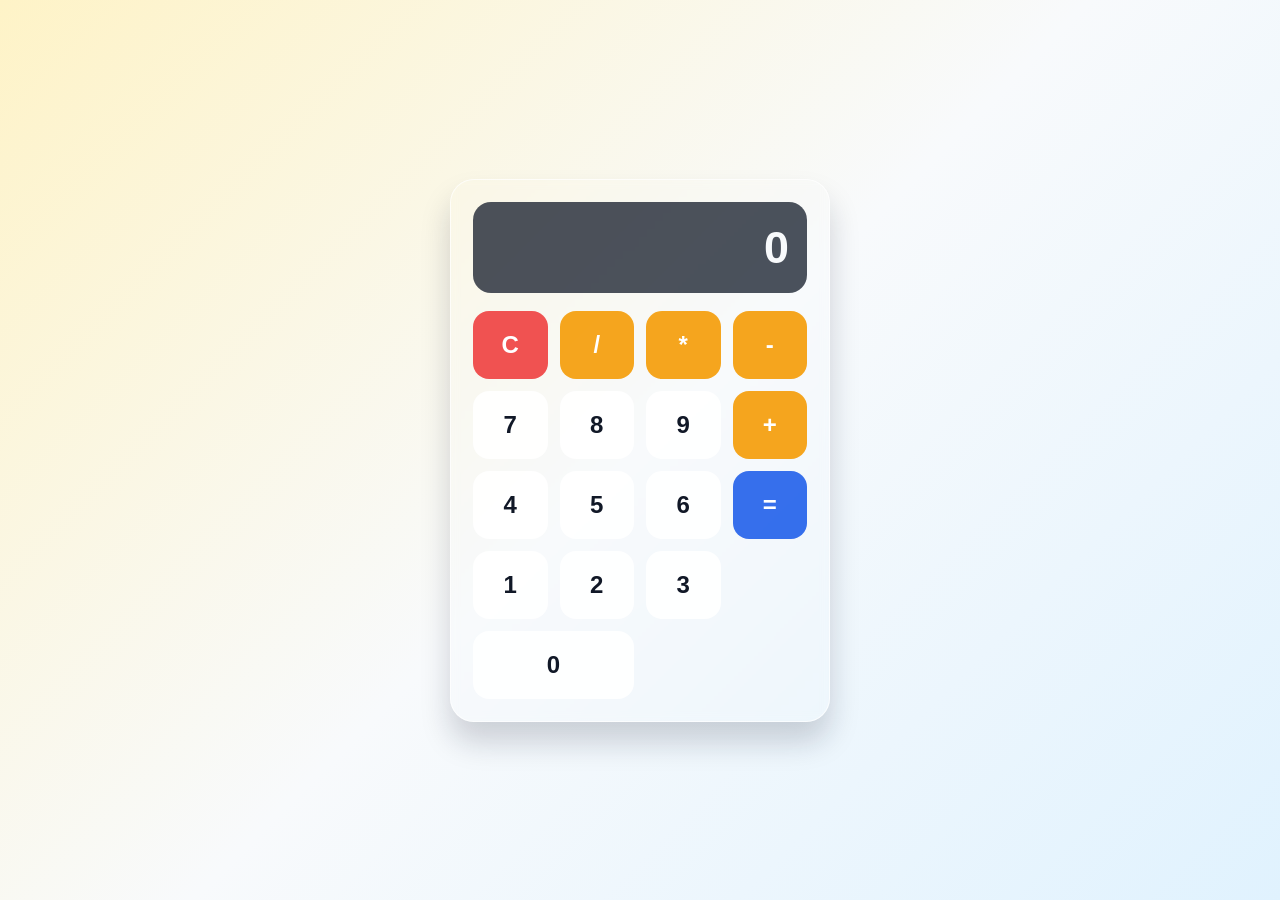
<file: mobile/2th/10rd/index.html>
<!DOCTYPE html> <!-- HTML5 문서 선언을 한다. -->
<html lang="ko"> <!-- 한국어 문서로 설정한다. -->
<head> <!-- 문서의 헤더 영역을 시작한다. -->
  <meta charset="UTF-8" /> <!-- 문자 인코딩을 UTF-8로 설정한다. -->
  <meta name="viewport" content="width=device-width, initial-scale=1.0" /> <!-- 모바일 화면 크기에 맞춘다. -->
  <title>간단 계산기</title> <!-- 브라우저 탭 제목을 설정한다. -->
  <link rel="stylesheet" href="css/style.css" /> <!-- 계산기 디자인 파일을 연결한다. -->
</head> <!-- 문서 헤더를 닫는다. -->
<body> <!-- 본문을 시작한다. -->
  <main class="calculator-wrap"> <!-- 계산기 전체 영역을 만든다. -->
    <section class="calculator"> <!-- 계산기 카드 영역을 만든다. -->
      <div id="display" class="display" aria-live="polite">0</div> <!-- 현재 계산 값을 보여주는 화면이다. -->
      <div class="button-grid"> <!-- 버튼을 배치하는 그리드 영역이다. -->
        <button type="button" class="button clear" data-action="clear" data-value="clear">C</button> <!-- 입력을 전부 지우는 버튼이다. -->
        <button type="button" class="button operator" data-action="operator" data-value="/">/</button> <!-- 나누기 연산 버튼이다. -->
        <button type="button" class="button operator" data-action="operator" data-value="*">*</button> <!-- 곱하기 연산 버튼이다. -->
        <button type="button" class="button operator" data-action="operator" data-value="-">-</button> <!-- 빼기 연산 버튼이다. -->
        <button type="button" class="button" data-action="number" data-value="7">7</button> <!-- 숫자 7 버튼이다. -->
        <button type="button" class="button" data-action="number" data-value="8">8</button> <!-- 숫자 8 버튼이다. -->
        <button type="button" class="button" data-action="number" data-value="9">9</button> <!-- 숫자 9 버튼이다. -->
        <button type="button" class="button operator" data-action="operator" data-value="+">+</button> <!-- 더하기 연산 버튼이다. -->
        <button type="button" class="button" data-action="number" data-value="4">4</button> <!-- 숫자 4 버튼이다. -->
        <button type="button" class="button" data-action="number" data-value="5">5</button> <!-- 숫자 5 버튼이다. -->
        <button type="button" class="button" data-action="number" data-value="6">6</button> <!-- 숫자 6 버튼이다. -->
        <button type="button" class="button equal" data-action="equal" data-value="=">=</button> <!-- 계산 결과를 보여주는 버튼이다. -->
        <button type="button" class="button" data-action="number" data-value="1">1</button> <!-- 숫자 1 버튼이다. -->
        <button type="button" class="button" data-action="number" data-value="2">2</button> <!-- 숫자 2 버튼이다. -->
        <button type="button" class="button" data-action="number" data-value="3">3</button> <!-- 숫자 3 버튼이다. -->
        <button type="button" class="button wide" data-action="number" data-value="0">0</button> <!-- 숫자 0 버튼이다. -->
      </div> <!-- 버튼 그리드를 닫는다. -->
    </section> <!-- 계산기 카드 영역을 닫는다. -->
  </main> <!-- 계산기 전체 영역을 닫는다. -->
  <script src="js/calculator.js"></script> <!-- 계산기 동작 로직을 연결한다. -->
</body> <!-- 본문을 닫는다. -->
</html> <!-- HTML 문서를 닫는다. -->
</file>
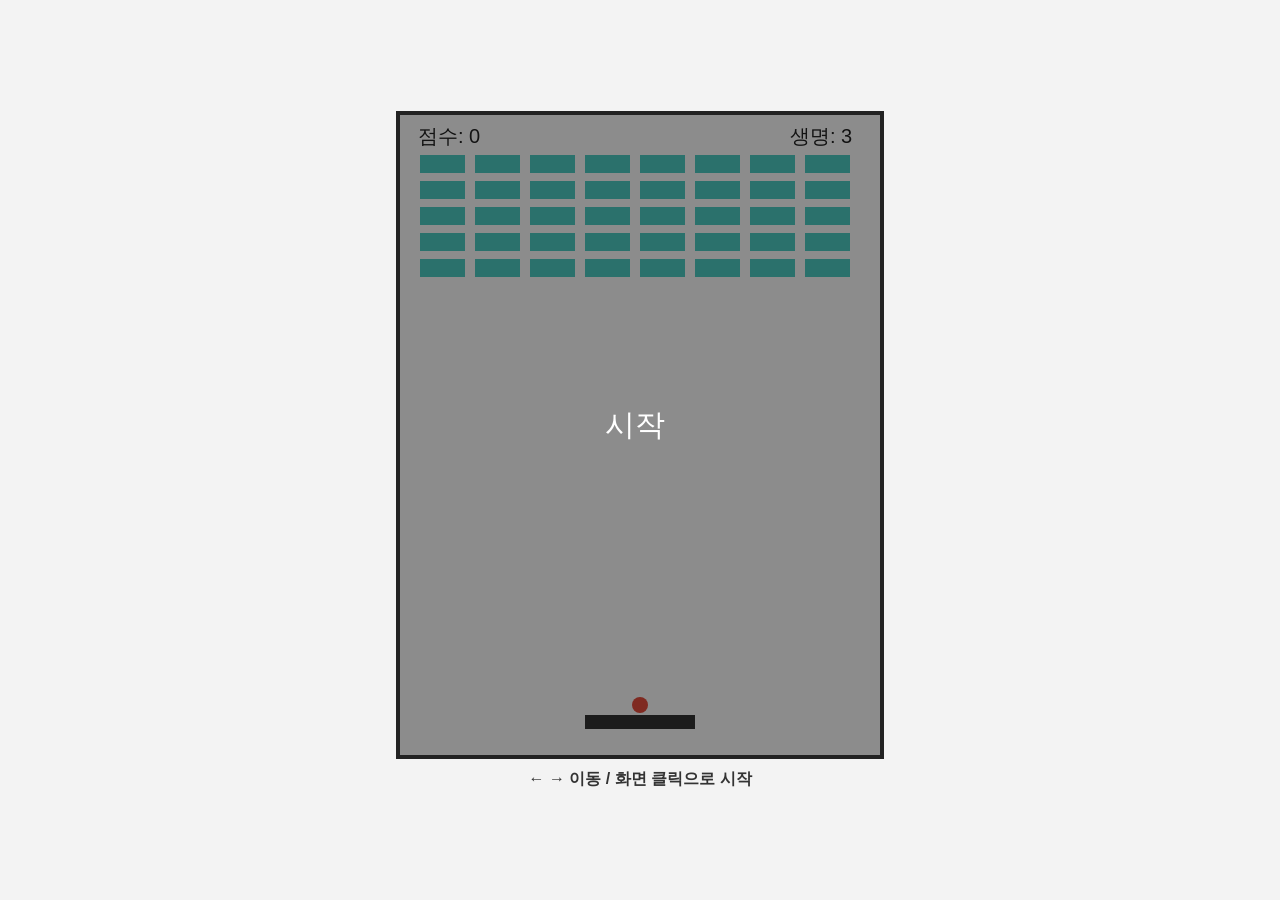
<file: Mobile_Arduino(3-grade)/9rd/9rd-1.html>
<!DOCTYPE html>
<html lang="ko">
<head>
  <meta charset="UTF-8" />
  <meta name="viewport" content="width=device-width, initial-scale=1.0" />
  <title>벽돌깨기</title>
  <style>
    /* 화면 중앙 배치 */
    body {
      margin: 0;
      display: grid;
      place-items: center;
      height: 100vh;
      background: #f3f3f3;
      font-family: Arial, sans-serif;
    }

    /* 캔버스 스타일 */
    canvas {
      display: block;
      background: #fff;
      border: 4px solid #222;
    }

    /* 설명 문구 */
    .info {
      margin-top: 10px;
      text-align: center;
      font-size: 16px;
      font-weight: bold;
      color: #333;
    }
  </style>
</head>
<body>
  <div>
    <canvas id="game" width="480" height="640"></canvas>
    <div class="info">← → 이동 / 화면 클릭으로 시작</div>
  </div>

  <script>
    // 캔버스와 2D 그래픽 도구를 연결
    const canvas = document.getElementById('game');
    const ctx = canvas.getContext('2d');

    // 게임 상태 변수
    let running = false; // 게임이 진행 중인지 여부
    let score = 0;       // 점수
    let lives = 3;       // 남은 목숨
    let keys = { left: false, right: false }; // 키 입력 상태

    // 패들(공을 막는 막대기)
    const paddle = {
      x: 185,
      y: 600,
      w: 110,
      h: 14,
      speed: 7
    };

    // 공 객체
    const ball = {
      x: 240,
      y: 420,
      r: 8,
      vx: 4,
      vy: -4
    };

    // 벽돌 배열
    const bricks = [];

    // 벽돌을 처음 만들거나 다시 만드는 함수
    function makeBricks() {
      bricks.length = 0;

      for (let row = 0; row < 5; row++) {
        for (let col = 0; col < 8; col++) {
          bricks.push({
            x: 20 + col * 55,
            y: 40 + row * 26,
            w: 45,
            h: 18,
            live: true
          });
        }
      }
    }

    // 공 위치를 패들 위로 다시 초기화하는 함수
    function resetBall() {
      ball.x = paddle.x + paddle.w / 2;
      ball.y = paddle.y - ball.r - 2;
      ball.vx = (Math.random() < 0.5 ? -1 : 1) * 4;
      ball.vy = -4;
    }

    // 게임 로직을 갱신하는 함수
    function update() {
      if (!running) return;

      // 패들 이동
      if (keys.left) paddle.x -= paddle.speed;
      if (keys.right) paddle.x += paddle.speed;
      paddle.x = Math.max(0, Math.min(canvas.width - paddle.w, paddle.x));

      // 공 이동
      ball.x += ball.vx;
      ball.y += ball.vy;

      // 벽과 충돌 처리
      if (ball.x - ball.r < 0 || ball.x + ball.r > canvas.width) {
        ball.vx *= -1;
      }

      if (ball.y - ball.r < 0) {
        ball.vy *= -1;
      }

      // 바닥을 지나가면 목숨 감소
      if (ball.y + ball.r > canvas.height) {
        lives -= 1;

        if (lives <= 0) {
          alert('게임 오버!');
          score = 0;
          lives = 3;
          makeBricks();
          resetBall();
          running = false;
          return;
        }

        resetBall();
        return;
      }

      // 패들과 충돌 처리
      if (
        ball.x > paddle.x &&
        ball.x < paddle.x + paddle.w &&
        ball.y + ball.r > paddle.y &&
        ball.y < paddle.y + paddle.h
      ) {
        ball.vy = -Math.abs(ball.vy);
        ball.vx += (ball.x - (paddle.x + paddle.w / 2)) * 0.08;
      }

      // 벽돌과 충돌 처리
      for (const brick of bricks) {
        if (!brick.live) continue;

        if (
          ball.x > brick.x &&
          ball.x < brick.x + brick.w &&
          ball.y > brick.y &&
          ball.y < brick.y + brick.h
        ) {
          brick.live = false;
          ball.vy *= -1;
          score += 1;

          if (score === bricks.length) {
            alert('승리!');
            score = 0;
            makeBricks();
            resetBall();
            running = false;
          }
          break;
        }
      }
    }

    // 화면을 그리는 함수
    function draw() {
      ctx.clearRect(0, 0, canvas.width, canvas.height);

      // 패들 그리기
      ctx.fillStyle = '#333';
      ctx.fillRect(paddle.x, paddle.y, paddle.w, paddle.h);

      // 공 그리기
      ctx.beginPath();
      ctx.arc(ball.x, ball.y, ball.r, 0, Math.PI * 2);
      ctx.fillStyle = '#e74c3c';
      ctx.fill();

      // 벽돌 그리기
      for (const brick of bricks) {
        if (!brick.live) continue;
        ctx.fillStyle = '#4ecdc4';
        ctx.fillRect(brick.x, brick.y, brick.w, brick.h);
      }

      // 점수와 목숨 표시
      ctx.fillStyle = '#222';
      ctx.font = '20px sans-serif';
      ctx.fillText('점수: ' + score, 18, 28);
      ctx.fillText('생명: ' + lives, 390, 28);

      // 게임이 멈췄을 때 시작 화면 표시
      if (!running) {
        ctx.fillStyle = 'rgba(0,0,0,0.45)';
        ctx.fillRect(0, 0, canvas.width, canvas.height);
        ctx.fillStyle = '#fff';
        ctx.font = '30px sans-serif';
        ctx.fillText('시작', 205, 320);
      }
    }

    // 게임 루프: 계속 update와 draw를 반복
    function loop() {
      update();
      draw();
      requestAnimationFrame(loop);
    }

    // 키 입력 처리
    document.addEventListener('keydown', (e) => {
      if (e.key === 'ArrowLeft') keys.left = true;
      if (e.key === 'ArrowRight') keys.right = true;
    });

    document.addEventListener('keyup', (e) => {
      if (e.key === 'ArrowLeft') keys.left = false;
      if (e.key === 'ArrowRight') keys.right = false;
    });

    // 화면 클릭 시 게임 시작
    canvas.addEventListener('click', () => {
      running = true;
    });

    // 게임 처음 시작 준비
    makeBricks();
    resetBall();
    loop();
  </script>
</body>
</html>
</file>
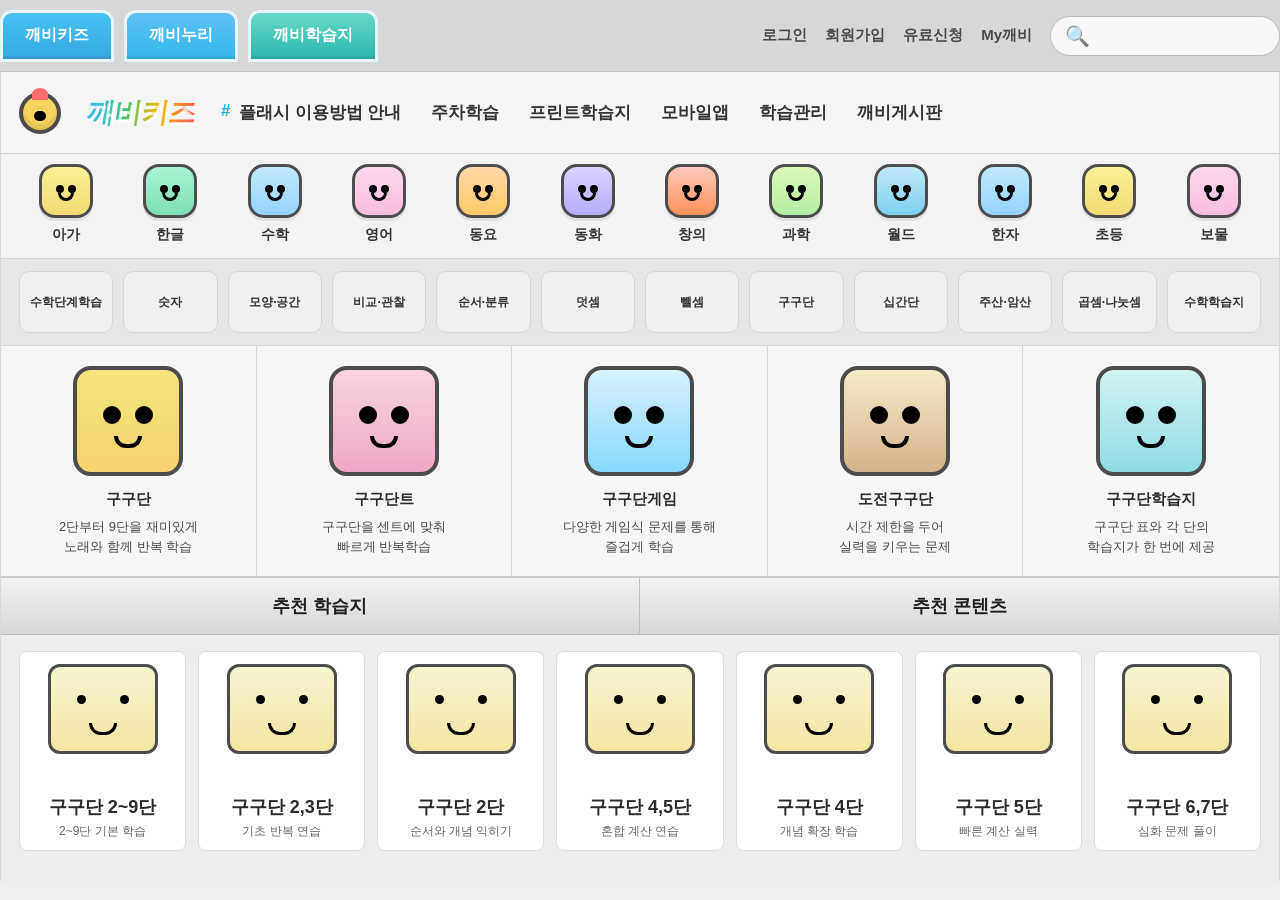
<file: Mobile_Arduino(3-grade)/9rd/gugudan.html>
<!DOCTYPE html>
<html lang="ko">
<head>
  <meta charset="UTF-8" />
  <meta name="viewport" content="width=device-width, initial-scale=1.0" />
  <title>깨비키즈</title>
  <style>
    * { box-sizing: border-box; }
    body {
      margin: 0;
      background: #ebebeb;
      font-family: "Malgun Gothic", "Apple SD Gothic Neo", sans-serif;
      color: #222;
    }

    .page {
      width: 100%;
      min-height: 100vh;
      background: #efefef;
    }

    .topbar {
      background: #d7d7d7;
      border-bottom: 1px solid #c3c3c3;
      height: 72px;
      display: flex;
      align-items: center;
      justify-content: center;
    }

    .top-inner {
      width: 1280px;
      display: flex;
      align-items: center;
      justify-content: space-between;
      gap: 20px;
    }

    .menu-left {
      display: flex;
      align-items: center;
      gap: 10px;
    }

    .menu-btn {
      background: linear-gradient(#47c2f5, #36a9e1);
      border: 3px solid #e9f5ff;
      border-radius: 12px 12px 0 0;
      color: white;
      font-weight: 900;
      font-size: 16px;
      height: 52px;
      padding: 0 22px;
      box-shadow: inset 0 -3px 0 rgba(0,0,0,0.08);
      cursor: pointer;
    }

    .menu-btn:nth-child(2) { background: linear-gradient(#5ec0f6, #32b9ea); }
    .menu-btn:nth-child(3) { background: linear-gradient(#68d7c5, #29b9ae); }

    .brand-mark {
      width: 42px;
      height: 42px;
      border-radius: 50%;
      background: #f5d35d;
      border: 4px solid #4b4b4b;
      position: relative;
      box-shadow: inset 0 -6px 0 rgba(0,0,0,0.06);
      margin-right: 8px;
    }

    .brand-mark::before,
    .brand-mark::after {
      content: "";
      position: absolute;
      width: 10px;
      height: 10px;
      border-radius: 50%;
      background: #000;
      top: 15px;
    }
    .brand-mark::before { left: 11px; }
    .brand-mark::after { right: 11px; }

    .brand-ribbon {
      width: 16px;
      height: 12px;
      background: #ff6b6b;
      border-radius: 50% 50% 0 0;
      position: absolute;
      left: 50%;
      transform: translateX(-50%);
      top: -8px;
    }

    .user-box {
      display: flex;
      align-items: center;
      gap: 18px;
      font-size: 15px;
      color: #4b4b4b;
      font-weight: 700;
    }

    .search {
      width: 230px;
      height: 40px;
      border: 1px solid #bcbcbc;
      background: rgba(255,255,255,0.8);
      border-radius: 23px;
      display: flex;
      align-items: center;
      padding: 0 14px;
    }

    .search input {
      border: none;
      background: transparent;
      outline: none;
      width: 100%;
      font-size: 15px;
    }

    .search::after {
      content: "🔍";
      font-size: 20px;
      opacity: 0.8;
    }

    .main-shell {
      width: 1280px;
      margin: 0 auto;
      background: #f4f5f5;
      border-left: 1px solid #d8d8d8;
      border-right: 1px solid #d8d8d8;
    }

    .nav-row {
      display: flex;
      align-items: center;
      height: 82px;
      padding: 0 18px;
      background: #f5f5f5;
      gap: 18px;
      border-bottom: 1px solid #d3d3d3;
    }

    .logo {
      font-size: 28px;
      font-weight: 900;
      letter-spacing: -1px;
      background: linear-gradient(90deg, #3fbdff, #3cc17d, #ffbb00, #ff5a5a);
      -webkit-background-clip: text;
      background-clip: text;
      color: transparent;
      text-shadow: 3px 3px 0 rgba(255,255,255,0.7);
      transform: skewX(-8deg);
      display: inline-block;
      margin-right: 8px;
    }

    .nav-links {
      display: flex;
      align-items: center;
      flex: 1;
      gap: 30px;
      font-size: 17px;
      font-weight: 700;
      color: #333;
    }

    .nav-links .tag {
      position: relative;
      padding-left: 18px;
    }

    .nav-links .tag::before {
      content: "#";
      position: absolute;
      left: 0;
      color: #1ab9d6;
    }

    .lesson-strip {
      display: grid;
      grid-template-columns: repeat(12, minmax(0, 1fr));
      gap: 10px;
      background: #f3f3f3;
      padding: 10px 18px 14px;
      border-bottom: 1px solid #d5d5d5;
    }

    .lesson-item {
      text-align: center;
      font-size: 14px;
      color: #333;
      font-weight: 700;
      display: flex;
      flex-direction: column;
      align-items: center;
      gap: 8px;
    }

    .avatar {
      width: 54px;
      height: 54px;
      border-radius: 16px;
      border: 3px solid #4d4d4d;
      background: linear-gradient(180deg, #c4f3c0, #9ce0f0);
      position: relative;
      box-shadow: 0 3px 0 rgba(0,0,0,0.08);
    }

    .avatar::before, .avatar::after {
      content: "";
      position: absolute;
      width: 8px;
      height: 8px;
      background: #000;
      border-radius: 50%;
      top: 18px;
    }
    .avatar::before { left: 14px; }
    .avatar::after { right: 14px; }

    .avatar .smile {
      position: absolute;
      left: 50%;
      bottom: 14px;
      transform: translateX(-50%);
      width: 16px;
      height: 8px;
      border: 3px solid #000;
      border-top: none;
      border-radius: 0 0 12px 12px;
    }

    .item-yellow { background: linear-gradient(180deg, #f9f198, #f1db76); }
    .item-green { background: linear-gradient(180deg, #a7f3d3, #7ee0b4); }
    .item-sky { background: linear-gradient(180deg, #bfe8ff, #94d4ff); }
    .item-pink { background: linear-gradient(180deg, #ffd7ec, #f8bde0); }
    .item-orange { background: linear-gradient(180deg, #ffd8a8, #ffc96a); }
    .item-purple { background: linear-gradient(180deg, #d9d3ff, #b7adff); }
    .item-red { background: linear-gradient(180deg, #ffc9b9, #ff915c); }
    .item-lime { background: linear-gradient(180deg, #dcf9b7, #b5eca3); }
    .item-blue { background: linear-gradient(180deg, #bfe8f8, #7dd0f1); }

    .utility-bar {
      display: grid;
      grid-template-columns: repeat(12, minmax(0, 1fr));
      gap: 10px;
      padding: 12px 18px;
      background: #e7e7e7;
      border-bottom: 1px solid #d4d4d4;
    }

    .tool {
      min-height: 62px;
      background: #f0f0f0;
      border-radius: 10px;
      border: 1px solid #d6d6d6;
      display: flex;
      align-items: center;
      justify-content: center;
      font-weight: 700;
      font-size: 12px;
      text-align: center;
      color: #333;
      padding: 6px;
    }

    .tool-square {
      width: 56px;
      height: 56px;
      border-radius: 14px;
      border: 3px solid #4d4d4d;
      background: linear-gradient(180deg, #f7f7f7, #dfeaf6);
      position: relative;
      margin: 0 auto 6px;
    }

    .tool-square::before {
      content: "";
      position: absolute;
      width: 20px;
      height: 20px;
      border: 3px solid #4d4d4d;
      border-radius: 50%;
      left: 50%;
      top: 50%;
      transform: translate(-50%, -50%);
    }

    .feature-row {
      display: grid;
      grid-template-columns: repeat(5, 1fr);
      gap: 0;
      background: #f2f2f2;
      border-bottom: 1px solid #cfcfcf;
    }

    .feature-card {
      min-height: 190px;
      border-right: 1px solid #d6d6d6;
      background: rgba(255,255,255,0.3);
      display: flex;
      flex-direction: column;
      align-items: center;
      justify-content: center;
      padding: 20px 16px;
      text-align: center;
    }

    .feature-card:last-child { border-right: none; }

    .feature-illus {
      width: 110px;
      height: 110px;
      border-radius: 18px;
      border: 4px solid #4c4c4c;
      background: linear-gradient(180deg, #f5e57e, #f6d26e);
      position: relative;
      margin-bottom: 14px;
    }

    .feature-illus::before,
    .feature-illus::after {
      content: "";
      position: absolute;
      width: 18px;
      height: 18px;
      background: #000;
      border-radius: 50%;
      top: 36px;
    }
    .feature-illus::before { left: 26px; }
    .feature-illus::after { right: 26px; }

    .feature-illus .smile {
      position: absolute;
      left: 50%;
      bottom: 24px;
      width: 28px;
      height: 12px;
      border: 4px solid #000;
      border-top: none;
      border-radius: 0 0 28px 28px;
      transform: translateX(-50%);
    }

    .feature-card h3 {
      font-size: 15px;
      margin: 0 0 8px;
      color: #2c2c2c;
    }

    .feature-card p {
      margin: 0;
      font-size: 13px;
      line-height: 1.5;
      color: #4a4a4a;
    }

    .feature-card:nth-child(2) .feature-illus { background: linear-gradient(180deg, #f8d5de, #f0a7c7); }
    .feature-card:nth-child(3) .feature-illus { background: linear-gradient(180deg, #d9f2ff, #86d9ff); }
    .feature-card:nth-child(4) .feature-illus { background: linear-gradient(180deg, #f5ebc9, #d4b48b); }
    .feature-card:nth-child(5) .feature-illus { background: linear-gradient(180deg, #d1f4f2, #8edce2); }

    .bottom-section {
      background: #ededed;
      padding: 0 0 30px;
    }

    .split-head {
      display: grid;
      grid-template-columns: 1fr 1fr;
      background: #d8d8d8;
      border-top: 1px solid #c8c8c8;
      border-bottom: 1px solid #bbbbbb;
      text-align: center;
      font-weight: 900;
      font-size: 18px;
      color: #1f1f1f;
    }

    .split-head > div {
      padding: 16px 0;
      background: linear-gradient(180deg, #f2f2f2, #d7d7d7);
    }

    .split-head > div:first-child {
      border-right: 1px solid #bfbfbf;
    }

    .card-grid {
      display: grid;
      grid-template-columns: repeat(7, minmax(0, 1fr));
      gap: 12px;
      padding: 16px 18px 0;
    }

    .mini-card {
      background: #ffffff;
      border: 1px solid #dcdcdc;
      border-radius: 8px;
      padding: 12px 8px 10px;
      text-align: center;
      min-height: 200px;
      display: flex;
      flex-direction: column;
      align-items: center;
      justify-content: space-between;
    }

    .mini-figure {
      width: 110px;
      height: 90px;
      border-radius: 12px;
      border: 3px solid #4c4c4c;
      background: linear-gradient(180deg, #f6f3d0, #f4e7a2);
      position: relative;
      margin-bottom: 10px;
    }

    .mini-figure::before,
    .mini-figure::after {
      content: "";
      position: absolute;
      width: 9px;
      height: 9px;
      background: #000;
      border-radius: 50%;
      top: 28px;
    }
    .mini-figure::before { left: 26px; }
    .mini-figure::after { right: 26px; }

    .mini-figure .smile {
      position: absolute;
      left: 50%;
      bottom: 16px;
      width: 28px;
      height: 12px;
      border: 3px solid #000;
      border-top: none;
      border-radius: 0 0 20px 20px;
      transform: translateX(-50%);
    }

    .mini-card h4 {
      margin: 0 0 4px;
      font-size: 18px;
      color: #2a2a2a;
    }

    .mini-card p {
      font-size: 12px;
      color: #666;
      margin: 0;
      line-height: 1.4;
    }

    @media (max-width: 1200px) {
      .top-inner,
      .main-shell { width: 100%; }
      .lesson-strip { grid-template-columns: repeat(6, minmax(0, 1fr)); }
      .feature-row { grid-template-columns: repeat(3, 1fr); }
      .card-grid { grid-template-columns: repeat(3, minmax(0, 1fr)); }
    }

    @media (max-width: 720px) {
      .topbar { height: auto; }
      .top-inner { flex-wrap: wrap; padding: 10px 12px; }
      .menu-left { width: 100%; justify-content: center; }
      .user-box { width: 100%; justify-content: center; }
      .nav-row { flex-wrap: wrap; height: auto; padding: 14px 12px; }
      .nav-links { flex-wrap: wrap; gap: 10px 16px; }
      .lesson-strip { grid-template-columns: repeat(3, minmax(0, 1fr)); }
      .utility-bar { grid-template-columns: repeat(3, minmax(0, 1fr)); }
      .feature-row { grid-template-columns: repeat(2, 1fr); }
      .card-grid { grid-template-columns: repeat(2, minmax(0, 1fr)); }
    }
  </style>
</head>
<body>
  <div class="page">
    <header class="topbar">
      <div class="top-inner">
        <div class="menu-left">
          <button class="menu-btn">깨비키즈</button>
          <button class="menu-btn">깨비누리</button>
          <button class="menu-btn">깨비학습지</button>
        </div>

        <div class="user-box">
          <span>로그인</span>
          <span>회원가입</span>
          <span>유료신청</span>
          <span>My깨비</span>
          <div class="search" aria-label="검색"></div>
        </div>
      </div>
    </header>

    <div class="main-shell">
      <div class="nav-row">
        <div class="brand-mark" aria-hidden="true">
          <span class="brand-ribbon"></span>
        </div>
        <div class="logo">깨비키즈</div>
        <div class="nav-links">
          <span class="tag">플래시 이용방법 안내</span>
          <span>주차학습</span>
          <span>프린트학습지</span>
          <span>모바일앱</span>
          <span>학습관리</span>
          <span>깨비게시판</span>
        </div>
      </div>

      <div class="lesson-strip">
        <div class="lesson-item"><div class="avatar item-yellow"><div class="smile"></div></div>아가</div>
        <div class="lesson-item"><div class="avatar item-green"><div class="smile"></div></div>한글</div>
        <div class="lesson-item"><div class="avatar item-sky"><div class="smile"></div></div>수학</div>
        <div class="lesson-item"><div class="avatar item-pink"><div class="smile"></div></div>영어</div>
        <div class="lesson-item"><div class="avatar item-orange"><div class="smile"></div></div>동요</div>
        <div class="lesson-item"><div class="avatar item-purple"><div class="smile"></div></div>동화</div>
        <div class="lesson-item"><div class="avatar item-red"><div class="smile"></div></div>창의</div>
        <div class="lesson-item"><div class="avatar item-lime"><div class="smile"></div></div>과학</div>
        <div class="lesson-item"><div class="avatar item-blue"><div class="smile"></div></div>월드</div>
        <div class="lesson-item"><div class="avatar item-sky"><div class="smile"></div></div>한자</div>
        <div class="lesson-item"><div class="avatar item-yellow"><div class="smile"></div></div>초등</div>
        <div class="lesson-item"><div class="avatar item-pink"><div class="smile"></div></div>보물</div>
      </div>

      <div class="utility-bar">
        <div class="tool"><span>수학단계학습</span></div>
        <div class="tool"><span>숫자</span></div>
        <div class="tool"><span>모양·공간</span></div>
        <div class="tool"><span>비교·관찰</span></div>
        <div class="tool"><span>순서·분류</span></div>
        <div class="tool"><span>덧셈</span></div>
        <div class="tool"><span>뺄셈</span></div>
        <div class="tool"><span>구구단</span></div>
        <div class="tool"><span>십간단</span></div>
        <div class="tool"><span>주산·암산</span></div>
        <div class="tool"><span>곱셈·나눗셈</span></div>
        <div class="tool"><span>수학학습지</span></div>
      </div>

      <div class="feature-row">
        <div class="feature-card">
          <div class="feature-illus"><div class="smile"></div></div>
          <h3>구구단</h3>
          <p>2단부터 9단을 재미있게<br>노래와 함께 반복 학습</p>
        </div>
        <div class="feature-card">
          <div class="feature-illus"><div class="smile"></div></div>
          <h3>구구단트</h3>
          <p>구구단을 센트에 맞춰<br>빠르게 반복학습</p>
        </div>
        <div class="feature-card">
          <div class="feature-illus"><div class="smile"></div></div>
          <h3>구구단게임</h3>
          <p>다양한 게임식 문제를 통해<br>즐겁게 학습</p>
        </div>
        <div class="feature-card">
          <div class="feature-illus"><div class="smile"></div></div>
          <h3>도전구구단</h3>
          <p>시간 제한을 두어<br>실력을 키우는 문제</p>
        </div>
        <div class="feature-card">
          <div class="feature-illus"><div class="smile"></div></div>
          <h3>구구단학습지</h3>
          <p>구구단 표와 각 단의<br>학습지가 한 번에 제공</p>
        </div>
      </div>

      <div class="bottom-section">
        <div class="split-head">
          <div>추천 학습지</div>
          <div>추천 콘텐츠</div>
        </div>

        <div class="card-grid">
          <div class="mini-card">
            <div class="mini-figure"><div class="smile"></div></div>
            <div>
              <h4>구구단 2~9단</h4>
              <p>2~9단 기본 학습</p>
            </div>
          </div>
          <div class="mini-card">
            <div class="mini-figure"><div class="smile"></div></div>
            <div>
              <h4>구구단 2,3단</h4>
              <p>기초 반복 연습</p>
            </div>
          </div>
          <div class="mini-card">
            <div class="mini-figure"><div class="smile"></div></div>
            <div>
              <h4>구구단 2단</h4>
              <p>순서와 개념 익히기</p>
            </div>
          </div>
          <div class="mini-card">
            <div class="mini-figure"><div class="smile"></div></div>
            <div>
              <h4>구구단 4,5단</h4>
              <p>혼합 계산 연습</p>
            </div>
          </div>
          <div class="mini-card">
            <div class="mini-figure"><div class="smile"></div></div>
            <div>
              <h4>구구단 4단</h4>
              <p>개념 확장 학습</p>
            </div>
          </div>
          <div class="mini-card">
            <div class="mini-figure"><div class="smile"></div></div>
            <div>
              <h4>구구단 5단</h4>
              <p>빠른 계산 실력</p>
            </div>
          </div>
          <div class="mini-card">
            <div class="mini-figure"><div class="smile"></div></div>
            <div>
              <h4>구구단 6,7단</h4>
              <p>심화 문제 풀이</p>
            </div>
          </div>
        </div>
      </div>
    </div>
  </div>
</body>
</html>
</file>
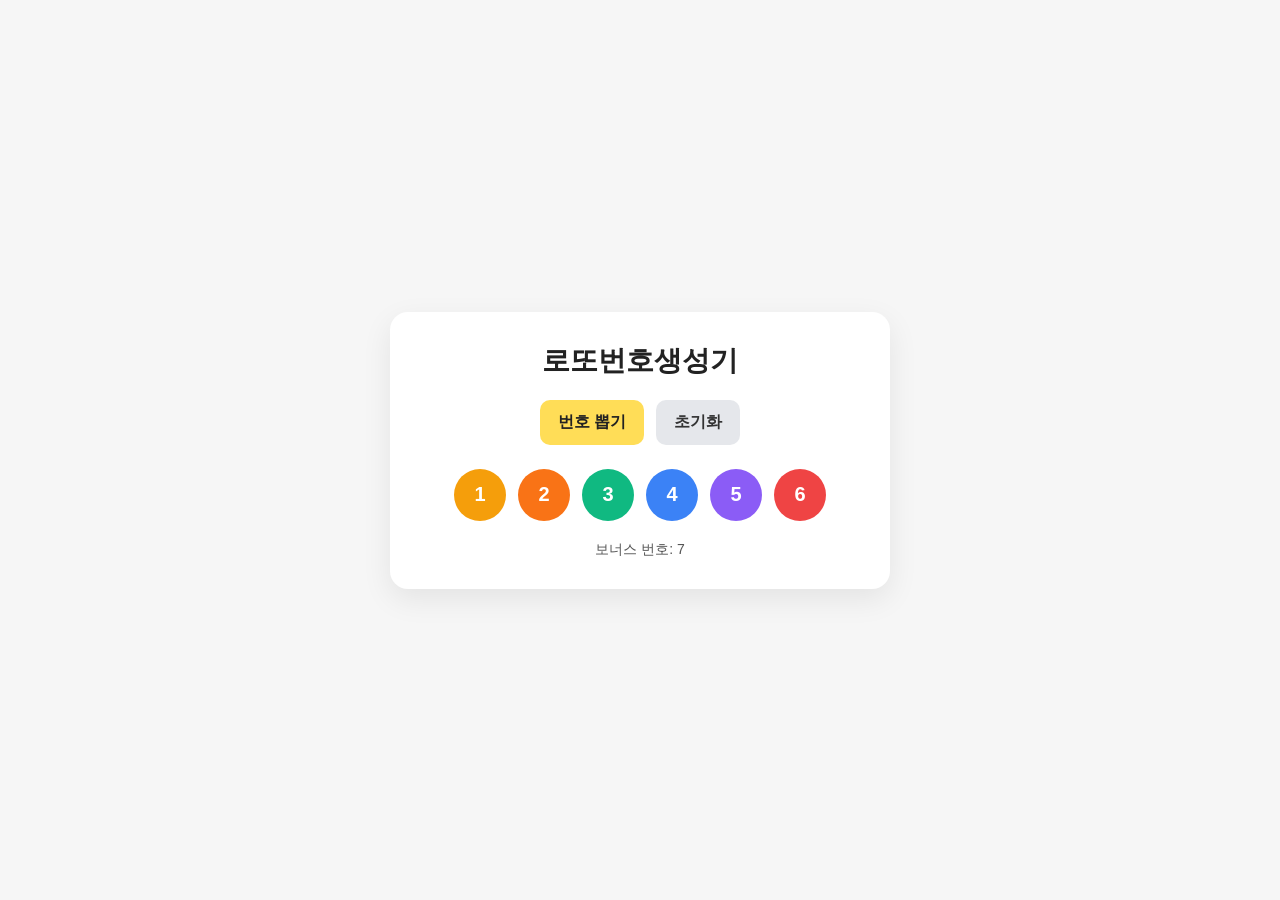
<file: Mobile_Arduino(3-grade)/9rd/lotto.html>
<!DOCTYPE html>
<html lang="ko">
<head>
  <meta charset="UTF-8" />
  <meta name="viewport" content="width=device-width, initial-scale=1.0" />
  <title>로또번호생성기</title>
  <style>
    * { box-sizing: border-box; }

    body {
      margin: 0;
      font-family: Arial, sans-serif;
      background: #f6f6f6;
      display: flex;
      justify-content: center;
      align-items: center;
      min-height: 100vh;
    }

    .lotto-box {
      width: 500px;
      background: #fff;
      border-radius: 18px;
      box-shadow: 0 10px 30px rgba(0,0,0,0.08);
      padding: 30px 24px;
    }

    h1 {
      margin: 0 0 20px;
      text-align: center;
      font-size: 28px;
      color: #222;
    }

    .controls {
      display: flex;
      justify-content: center;
      gap: 12px;
      margin-bottom: 24px;
    }

    .btn {
      border: none;
      border-radius: 10px;
      padding: 12px 18px;
      font-size: 16px;
      font-weight: bold;
      cursor: pointer;
    }

    .btn-primary {
      background: #ffdd57;
      color: #222;
    }

    .btn-secondary {
      background: #e5e7eb;
      color: #333;
    }

    .result {
      display: flex;
      justify-content: center;
      gap: 12px;
      flex-wrap: wrap;
      margin-bottom: 20px;
    }

    .ball {
      width: 52px;
      height: 52px;
      border-radius: 50%;
      display: flex;
      align-items: center;
      justify-content: center;
      font-weight: bold;
      font-size: 20px;
      color: #fff;
      background: #f59e0b;
    }

    .ball:nth-child(2n) {
      background: #f97316;
    }

    .ball:nth-child(3n) {
      background: #10b981;
    }

    .ball:nth-child(4n) {
      background: #3b82f6;
    }

    .ball:nth-child(5n) {
      background: #8b5cf6;
    }

    .ball:nth-child(6n) {
      background: #ef4444;
    }

    .bonus {
      margin-top: 10px;
      text-align: center;
      font-size: 14px;
      color: #555;
    }
  </style>
</head>
<body>
  <div class="lotto-box">
    <h1>로또번호생성기</h1>

    <div class="controls">
      <button class="btn btn-primary" type="button">번호 뽑기</button>
      <button class="btn btn-secondary" type="button">초기화</button>
    </div>

    <div class="result" aria-label="로또 번호 출력 영역">
      <div class="ball">1</div>
      <div class="ball">2</div>
      <div class="ball">3</div>
      <div class="ball">4</div>
      <div class="ball">5</div>
      <div class="ball">6</div>
    </div>

    <div class="bonus">보너스 번호: <span>7</span></div>
  </div>
</body>
</html>
</file>
<file: mobile/2th/10rd/css/style.css>
* { box-sizing: border-box; } /* 전체 요소의 크기 계산을 통일한다. */

body {
  margin: 0;
  min-height: 100vh;
  display: flex;
  justify-content: center;
  align-items: center;
  background: linear-gradient(135deg, #fef3c7, #f8fafc, #e0f2fe); /* 바깥 배경을 순수한 색으로 정리한다. */
  font-family: Arial, sans-serif;
} /* 계산기 외부 배경은 단순하게 정리한다. */

.calculator-wrap {
  position: relative;
  z-index: 1;
  width: min(92vw, 380px);
} /* 계산기 너비를 제한하고 배경 위에 표시되도록 한다. */

.calculator {
  background-image: url('https://images.unsplash.com/photo-1511044568932-338cba0ad803?auto=format&fit=crop&w=800&q=80'); /* 계산기 내부 배경에도 귀여운 고양이 사진을 넣는다. */
  background-size: cover;
  background-position: center;
  border: 1px solid rgba(255, 255, 255, 0.7);
  border-radius: 24px;
  box-shadow: 0 20px 30px rgba(15, 23, 42, 0.18);
  padding: 22px;
  backdrop-filter: blur(4px);
} /* 계산기 내부가 고양이 사진 배경으로 보이게 만든다. */

.display {
  min-height: 90px;
  margin-bottom: 18px;
  padding: 20px 18px;
  border-radius: 18px;
  background: rgba(17, 24, 39, 0.75);
  color: #f8fafc;
  font-size: clamp(2rem, 5vw, 2.8rem);
  font-weight: bold;
  display: flex;
  align-items: center;
  justify-content: flex-end;
  overflow: hidden;
  white-space: nowrap;
  text-overflow: ellipsis;
} /* 결과 화면을 크게 보여준다. */

.button-grid { display: grid; grid-template-columns: repeat(4, minmax(0, 1fr)); gap: 12px; } /* 네 칸 배치로 버튼을 정리한다. */

.button {
  border: none;
  border-radius: 16px;
  padding: 20px 0;
  font-size: 1.5rem;
  font-weight: 700;
  cursor: pointer;
  background: rgba(255, 255, 255, 0.88);
  color: #111827;
  transition: transform 0.1s ease, background 0.1s ease;
} /* 기본 버튼 스타일을 설정한다. */

.button:hover { transform: translateY(-1px); background: rgba(255, 255, 255, 0.96); } /* 마우스 올릴 때 살짝 움직이는 효과를 준다. */

.button:active { transform: translateY(0); } /* 클릭 시 눌리는 느낌을 준다. */

.operator { background: rgba(245, 158, 11, 0.92); color: #ffffff; } /* 연산자 버튼을 강조 색으로 만든다. */

.operator:hover { background: rgba(217, 119, 6, 0.95); } /* 연산자 버튼 hover 색을 조정한다. */

.clear { background: rgba(239, 68, 68, 0.92); color: #ffffff; } /* clear 버튼을 경고 색으로 만든다. */

.clear:hover { background: rgba(220, 38, 38, 0.95); } /* clear 버튼 hover 색을 조정한다. */

.equal { background: rgba(37, 99, 235, 0.92); color: #ffffff; } /* 결과 버튼을 파란색으로 강조한다. */

.equal:hover { background: rgba(29, 78, 216, 0.95); } /* 결과 버튼 hover 색을 조정한다. */

.wide { grid-column: span 2; } /* 0 버튼을 두 칸 폭으로 만든다. */

@media (max-width: 420px) { .button { padding: 17px 0; font-size: 1.3rem; } } /* 화면이 작으면 버튼 크기를 줄인다. */
</file>
